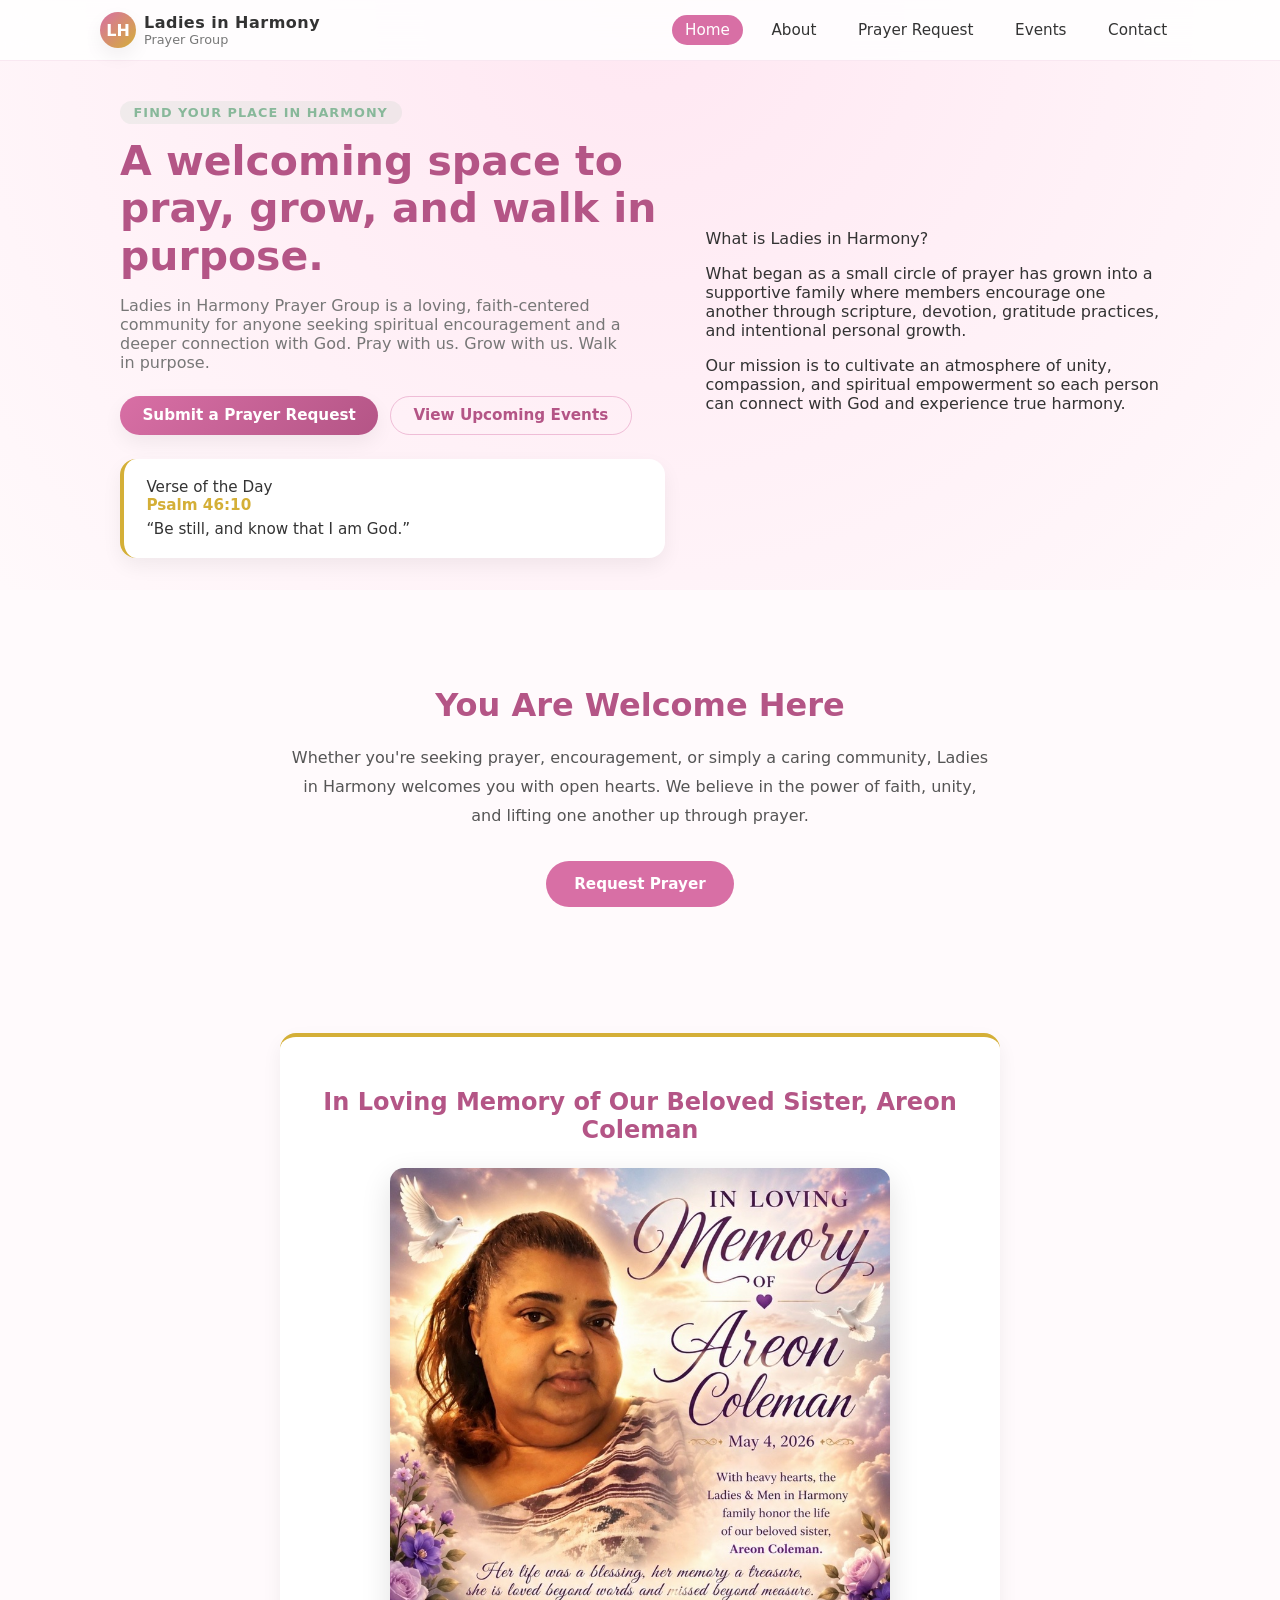
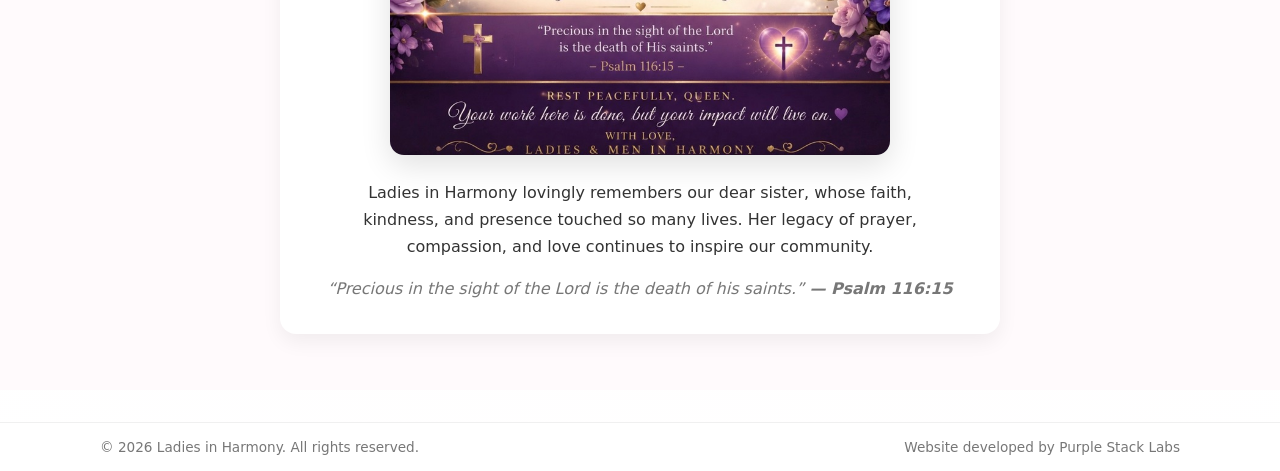
<file: site/index.html>
<!DOCTYPE html>
<html lang="en">
<head>
  <meta charset="UTF-8" />
  <title>Ladies in Harmony | Find Your Place in Harmony</title>
  <meta name="viewport" content="width=device-width, initial-scale=1.0" />
  <link rel="stylesheet" href="assets/css/styles.css" />
</head>
<body>
  <div class="site-wrapper">
<header class="site-header">
  <div class="container header-inner">

    <div class="brand">
      <div class="brand-mark">LH</div>
      <div>
        <div class="brand-text-main">Ladies in Harmony</div>
        <div class="brand-text-sub">Prayer Group</div>
      </div>
    </div>

    <!-- NEW -->
    <button class="menu-toggle" id="menu-toggle">
      ☰
    </button>

    <nav class="nav" id="nav">
      <a href="index.html" class="active">Home</a>
      <a href="about.html">About</a>
      <a href="prayer.html">Prayer Request</a>
      <a href="events.html">Events</a>
      <a href="contact.html">Contact</a>
    </nav>

  </div>
</header>

    <main>
      <section class="hero">
        <div class="container hero-inner">
          <div>
            <div class="hero-badge">Find Your Place in Harmony</div>
            <h1 class="hero-title">
              A welcoming space to pray, grow, and walk in purpose.
            </h1>
            <p class="hero-subtitle">
              Ladies in Harmony Prayer Group is a loving, faith-centered community
              for anyone seeking spiritual encouragement and a deeper connection with God.
              Pray with us. Grow with us. Walk in purpose.
            </p>

            <div class="hero-actions">
              <a href="prayer.html" class="btn btn-primary">Submit a Prayer Request</a>
              <a href="events.html" class="btn btn-ghost">View Upcoming Events</a>
            </div>

           <div class="verse-card">
              <div class="verse-label">Verse of the Day</div>
              <div class="verse-ref" id="daily-verse-reference">Loading verse...</div>
              <div class="verse-text" id="daily-verse-text">
                Please wait while today’s verse loads.
           </div>
        </div>
          </div>

          <div class="hero-visual">
            <div>
              <div class="hero-visual-title">What is Ladies in Harmony?</div>
              <p class="hero-visual-text">
                What began as a small circle of prayer has grown into a supportive family
                where members encourage one another through scripture, devotion, gratitude practices,
                and intentional personal growth.
              </p>
            </div>
            <div>
              <p class="hero-visual-text">
                Our mission is to cultivate an atmosphere of unity, compassion, and spiritual
                empowerment so each person can connect with God and experience true harmony.
              </p>
            </div>
          </div>
        </div>
      </section>
      <section class="welcome-section">
    <div class="container">
        <h2>You Are Welcome Here</h2>

        <p>
            Whether you're seeking prayer, encouragement, or simply a caring
            community, Ladies in Harmony welcomes you with open hearts.
            We believe in the power of faith, unity, and lifting one another up
            through prayer.
        </p>

        <a href="prayer.html" class="btn">Request Prayer</a>
    </div>
</section>
<section class="memorial-section">
  <div class="container">
    <div class="memorial-card">
      <h2>In Loving Memory of Our Beloved Sister, Areon Coleman</h2>

      <img
        src="assets/images/areon-memorial.jpeg"
        alt="Memorial tribute for Areon Coleman"
        class="memorial-image"
      />

      <p class="memorial-text">
        Ladies in Harmony lovingly remembers our dear sister, whose faith,
        kindness, and presence touched so many lives. Her legacy of prayer,
        compassion, and love continues to inspire our community.
      </p>

      <p class="memorial-verse">
        “Precious in the sight of the Lord is the death of his saints.”
        <strong>— Psalm 116:15</strong>
      </p>
    </div>
  </div>
</section>
    </main>

    <footer class="site-footer">
      <div class="container footer-inner">
        <div>© <span id="year"></span> Ladies in Harmony. All rights reserved.</div>
        <div>Website developed by Purple Stack Labs</div>
      </div>
    </footer>
  </div>
<script src="assets/js/main.js"></script>
</body>
</html>
</file>
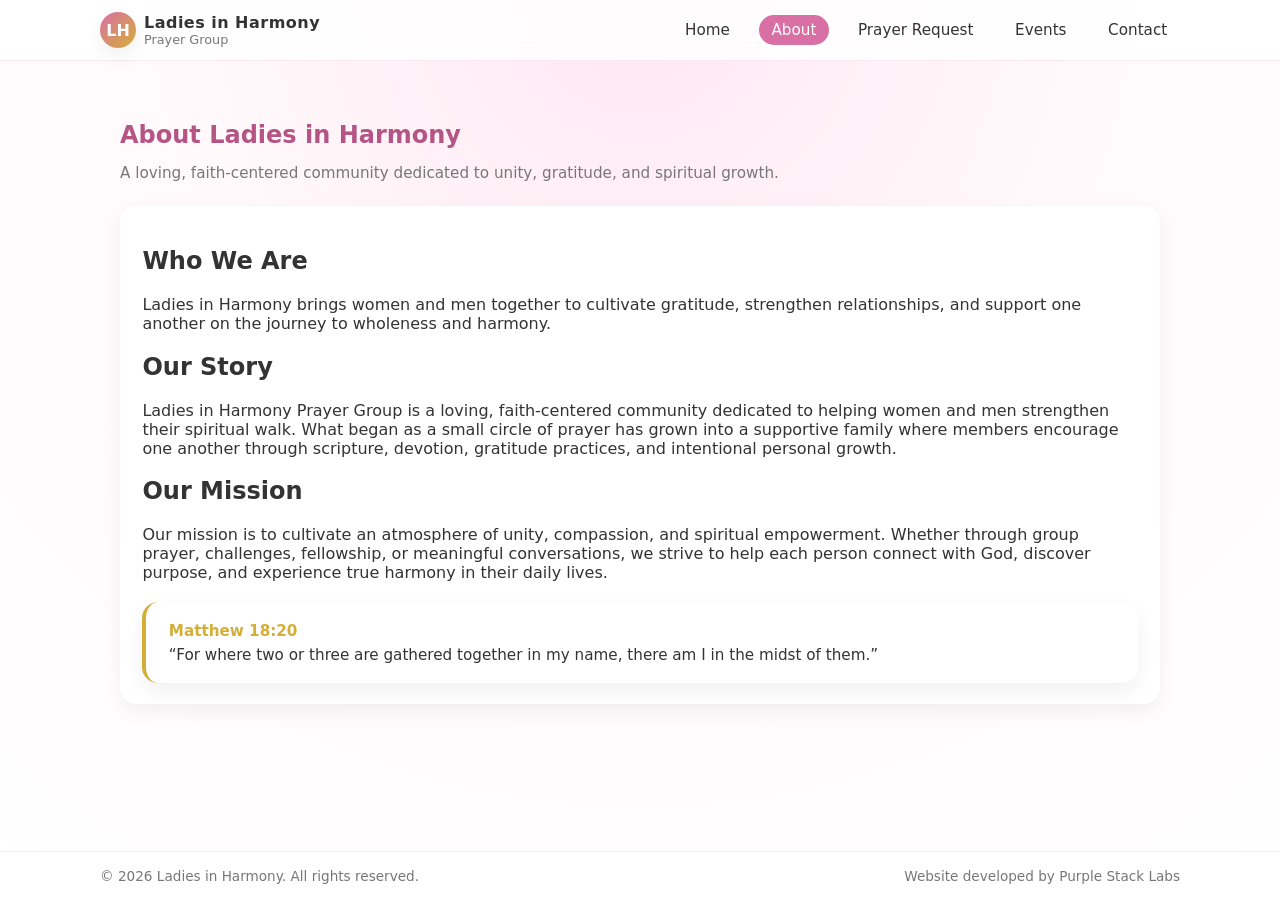
<file: site/about.html>
<!DOCTYPE html>
<html lang="en">
<head>
  <meta charset="UTF-8" />
  <title>About | Ladies in Harmony Prayer Group</title>
  <meta name="viewport" content="width=device-width, initial-scale=1" />
  <link rel="stylesheet" href="assets/css/styles.css" />
</head>
<body>
  <div class="site-wrapper">
    <header class="site-header">
      <div class="container header-inner">
        <div class="brand">
          <div class="brand-mark">LH</div>
          <div>
            <div class="brand-text-main">Ladies in Harmony</div>
            <div class="brand-text-sub">Prayer Group</div>
          </div>
        </div>
        <button class="menu-toggle" id="menu-toggle">☰</button>
        <nav class="nav" id="nav">
          <a href="index.html">Home</a>
          <a href="about.html" class="active">About</a>
          <a href="prayer.html">Prayer Request</a>
          <a href="events.html">Events</a>
          <a href="contact.html">Contact</a>
        </nav>
      </div>
    </header>

    <main>
      <section class="section">
        <div class="container">
          <div class="section-header">
            <h1 class="section-title">About Ladies in Harmony</h1>
            <p class="section-subtitle">
              A loving, faith-centered community dedicated to unity, gratitude, and spiritual growth.
            </p>
          </div>

          <div class="card">
            <h2>Who We Are</h2>
            <p>
              Ladies in Harmony brings women and men together to cultivate gratitude, strengthen
              relationships, and support one another on the journey to wholeness and harmony.
            </p>

            <h2>Our Story</h2>
            <p>
              Ladies in Harmony Prayer Group is a loving, faith-centered community dedicated to helping
              women and men strengthen their spiritual walk. What began as a small circle of prayer has
              grown into a supportive family where members encourage one another through scripture,
              devotion, gratitude practices, and intentional personal growth.
            </p>

            <h2>Our Mission</h2>
            <p>
              Our mission is to cultivate an atmosphere of unity, compassion, and spiritual empowerment.
              Whether through group prayer, challenges, fellowship, or meaningful conversations, we strive
              to help each person connect with God, discover purpose, and experience true harmony in their
              daily lives.
            </p>

            <div class="verse-card" style="margin-top: 1.25rem;">
              <div class="verse-ref">Matthew 18:20</div>
              <div class="verse-text">
                “For where two or three are gathered together in my name, there am I in the midst of them.”
              </div>
            </div>
          </div>
        </div>
      </section>
    </main>

    <footer class="site-footer">
      <div class="container footer-inner">
        <div>© <span id="year"></span> Ladies in Harmony. All rights reserved.</div>
        <div>Website developed by Purple Stack Labs</div>
      </div>
    </footer>
  </div>

  <script>
    document.getElementById('year').textContent = new Date().getFullYear();
  </script>
  <script src="assets/js/main.js"></script>
</body>
</html>
</file>
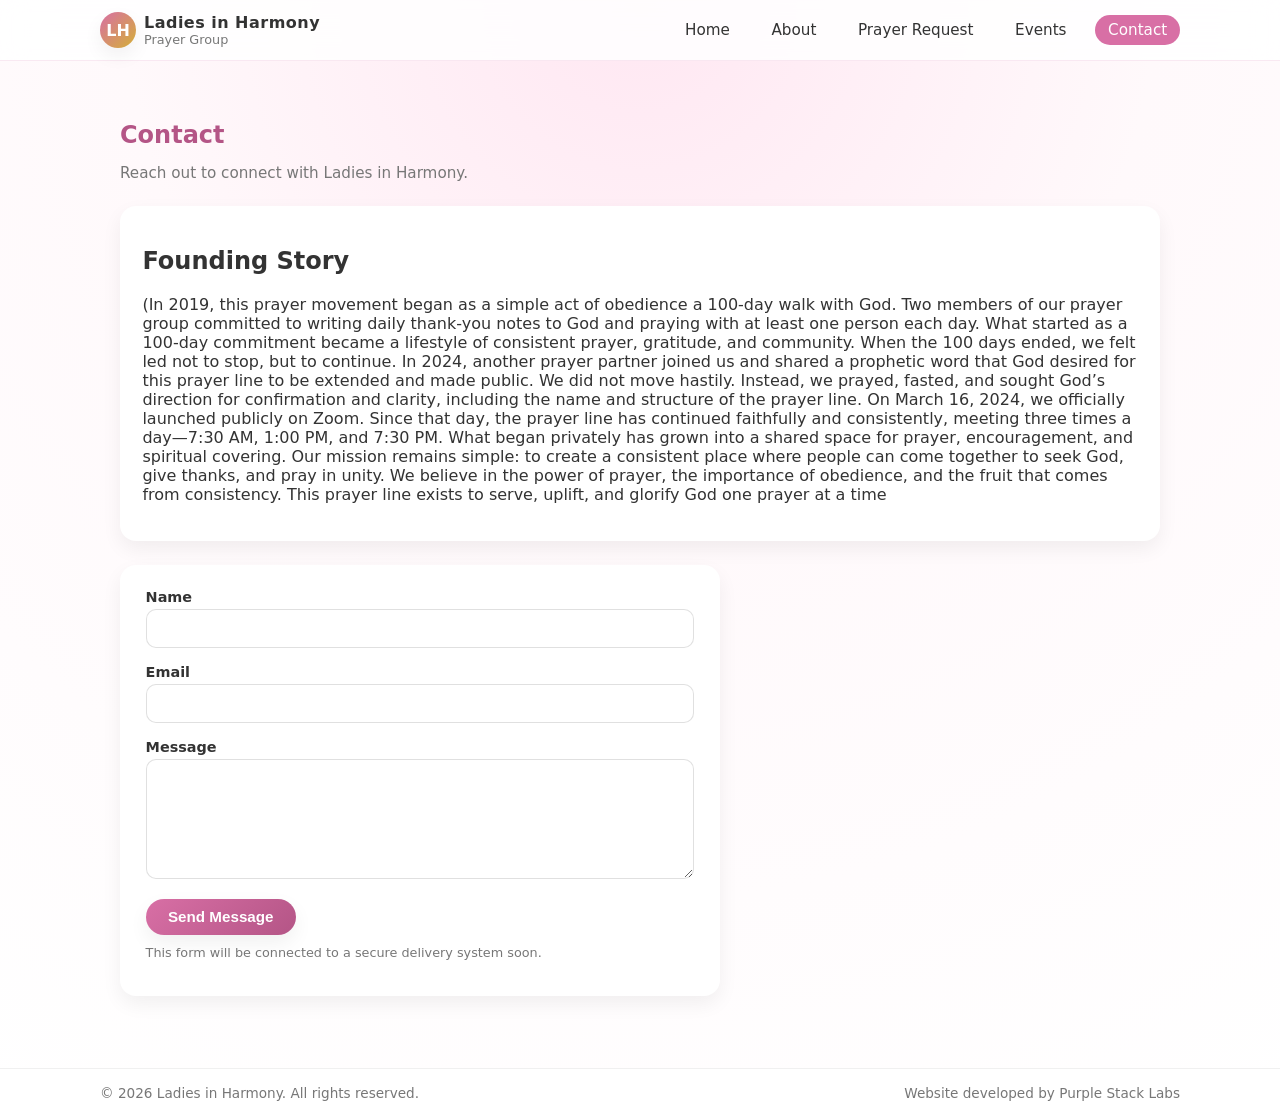
<file: site/contact.html>
<!DOCTYPE html>
<html lang="en">
<head>
  <meta charset="UTF-8" />
  <title>Contact | Ladies in Harmony</title>
  <meta name="viewport" content="width=device-width, initial-scale=1" />
  <link rel="stylesheet" href="assets/css/styles.css" />
</head>
<body>
  <div class="site-wrapper">
    <header class="site-header">
      <div class="container header-inner">
        <div class="brand">
          <div class="brand-mark">LH</div>
          <div>
            <div class="brand-text-main">Ladies in Harmony</div>
            <div class="brand-text-sub">Prayer Group</div>
          </div>
        </div>
        <button class="menu-toggle" id="menu-toggle">☰</button>
        <nav class="nav" id="nav">
          <a href="index.html">Home</a>
          <a href="about.html">About</a>
          <a href="prayer.html">Prayer Request</a>
          <a href="events.html">Events</a>
          <a href="contact.html" class="active">Contact</a>
        </nav>
      </div>
    </header>

    <main>
      <section class="section">
        <div class="container">
          <div class="section-header">
            <h1 class="section-title">Contact</h1>
            <p class="section-subtitle">
              Reach out to connect with Ladies in Harmony.
            </p>
          </div>

          <div class="card" style="margin-bottom: 1.5rem;">
            <h2>Founding Story</h2>
            <p>
              (In 2019, this prayer movement began as a simple act of obedience a 100-day walk with God. Two members of our prayer group committed to writing daily thank-you notes to God and praying with at least one person each day. What started as a 100-day commitment became a lifestyle of consistent prayer, gratitude, and community. When the 100 days ended, we felt led not to stop, but to continue.
In 2024, another prayer partner joined us and shared a prophetic word that God desired for this prayer line to be extended and made public. We did not move hastily. Instead, we prayed, fasted, and sought God’s direction for confirmation and clarity, including the name and structure of the prayer line.
On March 16, 2024, we officially launched publicly on Zoom. Since that day, the prayer line has continued faithfully and consistently, meeting three times a day—7:30 AM, 1:00 PM, and 7:30 PM.
What began privately has grown into a shared space for prayer, encouragement, and spiritual covering. Our mission remains simple: to create a consistent place where people can come together to seek God, give thanks, and pray in unity.
We believe in the power of prayer, the importance of obedience, and the fruit that comes from consistency. This prayer line exists to serve, uplift, and glorify God one prayer at a time
            </p>
          </div>

          <div class="form-card">
            <form id="contact-form">
              <div class="form-grid">
                <div>
                  <label for="contact-name">Name</label>
                  <input type="text" id="contact-name" name="name" required />
                </div>

                <div>
                  <label for="contact-email">Email</label>
                  <input type="email" id="contact-email" name="email" required />
                </div>

                <div>
                  <label for="contact-message">Message</label>
                  <textarea id="contact-message" name="message" required></textarea>
                </div>

                <div>
                  <button class="btn btn-primary" type="submit">Send Message</button>
                  <p class="field-help" style="margin-top: .6rem;">
                    This form will be connected to a secure delivery system soon.
                  </p>
                </div>
              </div>
            </form>
          </div>

        </div>
      </section>
    </main>

    <footer class="site-footer">
      <div class="container footer-inner">
        <div>© <span id="year"></span> Ladies in Harmony. All rights reserved.</div>
        <div>Website developed by Purple Stack Labs</div>
      </div>
    </footer>
  </div>

<script>
  document.getElementById("year").textContent = new Date().getFullYear();

  const contactForm = document.getElementById("contact-form");
  const submitButton = contactForm.querySelector('button[type="submit"]');

  contactForm.addEventListener("submit", async (event) => {
    event.preventDefault();

    const name = document.getElementById("contact-name").value.trim();
    const email = document.getElementById("contact-email").value.trim();
    const message = document.getElementById("contact-message").value.trim();

    if (!name || !email || !message) {
      alert("Please complete all fields.");
      return;
    }

    submitButton.disabled = true;
    submitButton.textContent = "Sending...";

    try {
      const response = await fetch(
        "https://td2hdbinme.execute-api.us-east-2.amazonaws.com/contact",
        {
          method: "POST",
          headers: {
            "Content-Type": "application/json"
          },
          body: JSON.stringify({
            name,
            email,
            message
          })
        }
      );

      const result = await response.json();

      if (!response.ok) {
        throw new Error(result.error || "The message could not be sent.");
      }

      alert("Your message was sent successfully.");
      contactForm.reset();
    } catch (error) {
      console.error("Contact form error:", error);
      alert("Something went wrong. Please try again.");
    } finally {
      submitButton.disabled = false;
      submitButton.textContent = "Send Message";
    }
  });
</script>
<script src="assets/js/main.js"></script>
</body>
</html>
</file>
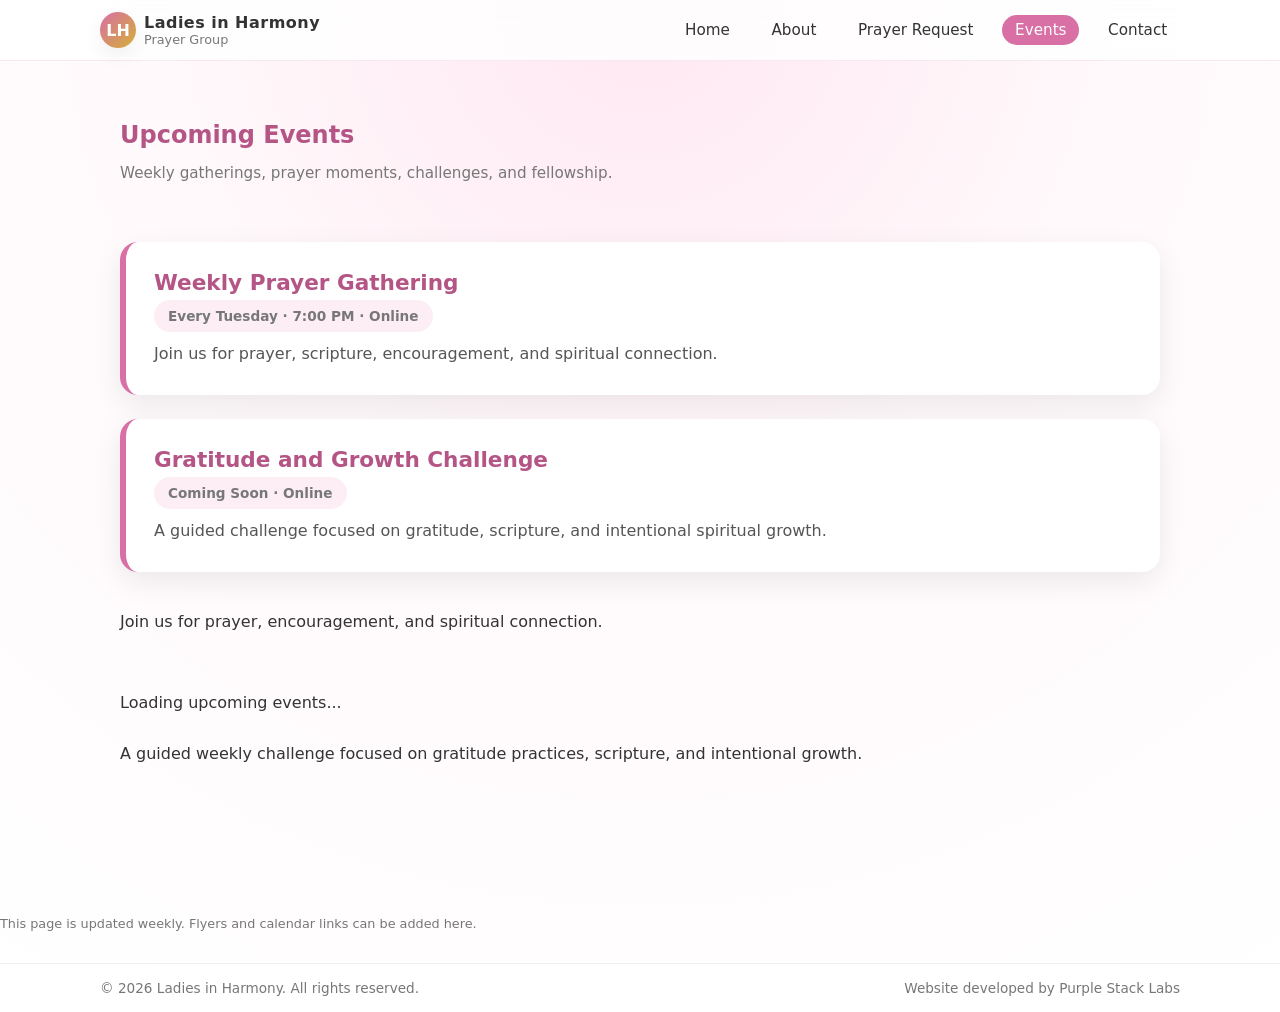
<file: site/events.html>
<!DOCTYPE html>
<html lang="en">
<head>
  <meta charset="UTF-8" />
  <title>Events | Ladies in Harmony</title>
  <meta name="viewport" content="width=device-width, initial-scale=1" />
  <link rel="stylesheet" href="assets/css/styles.css" />
</head>
<body>
  <div class="site-wrapper">
    <header class="site-header">
      <div class="container header-inner">
        <div class="brand">
          <div class="brand-mark">LH</div>
          <div>
            <div class="brand-text-main">Ladies in Harmony</div>
            <div class="brand-text-sub">Prayer Group</div>
          </div>
        </div>
        <button class="menu-toggle" id="menu-toggle">☰</button>
        <nav class="nav" id="nav">
          <a href="index.html">Home</a>
          <a href="about.html">About</a>
          <a href="prayer.html">Prayer Request</a>
          <a href="events.html" class="active">Events</a>
          <a href="contact.html">Contact</a>
        </nav>
      </div>
    </header>

    <main>
      <section class="section">
        <div class="container">
          <div class="section-header">
            <h1 class="section-title">Upcoming Events</h1>
            <p class="section-subtitle">
              Weekly gatherings, prayer moments, challenges, and fellowship.
            </p>
          </div>

          <div class="events-list">
            <div id="events-list" class="events-list">
               <p>Loading upcoming events...</p>
               </div>
              <p>
                Join us for prayer, encouragement, and spiritual connection.
              </p>
            </div>
              <div id="events-list" class="events-list">
               <p>Loading upcoming events...</p>
              </div>
              <p>
                A guided weekly challenge focused on gratitude practices, scripture, and intentional growth.
              </p>
            </div>
          </div>

          <p class="field-help" style="margin-top: 1rem;">
            This page is updated weekly. Flyers and calendar links can be added here.
          </p>
        </div>
      </section>
    </main>

    <footer class="site-footer">
      <div class="container footer-inner">
        <div>© <span id="year"></span> Ladies in Harmony. All rights reserved.</div>
        <div>Website developed by Purple Stack Labs</div>
      </div>
    </footer>
  </div>
 <script src="assets/js/main.js"></script>
</body>
</html>
</file>
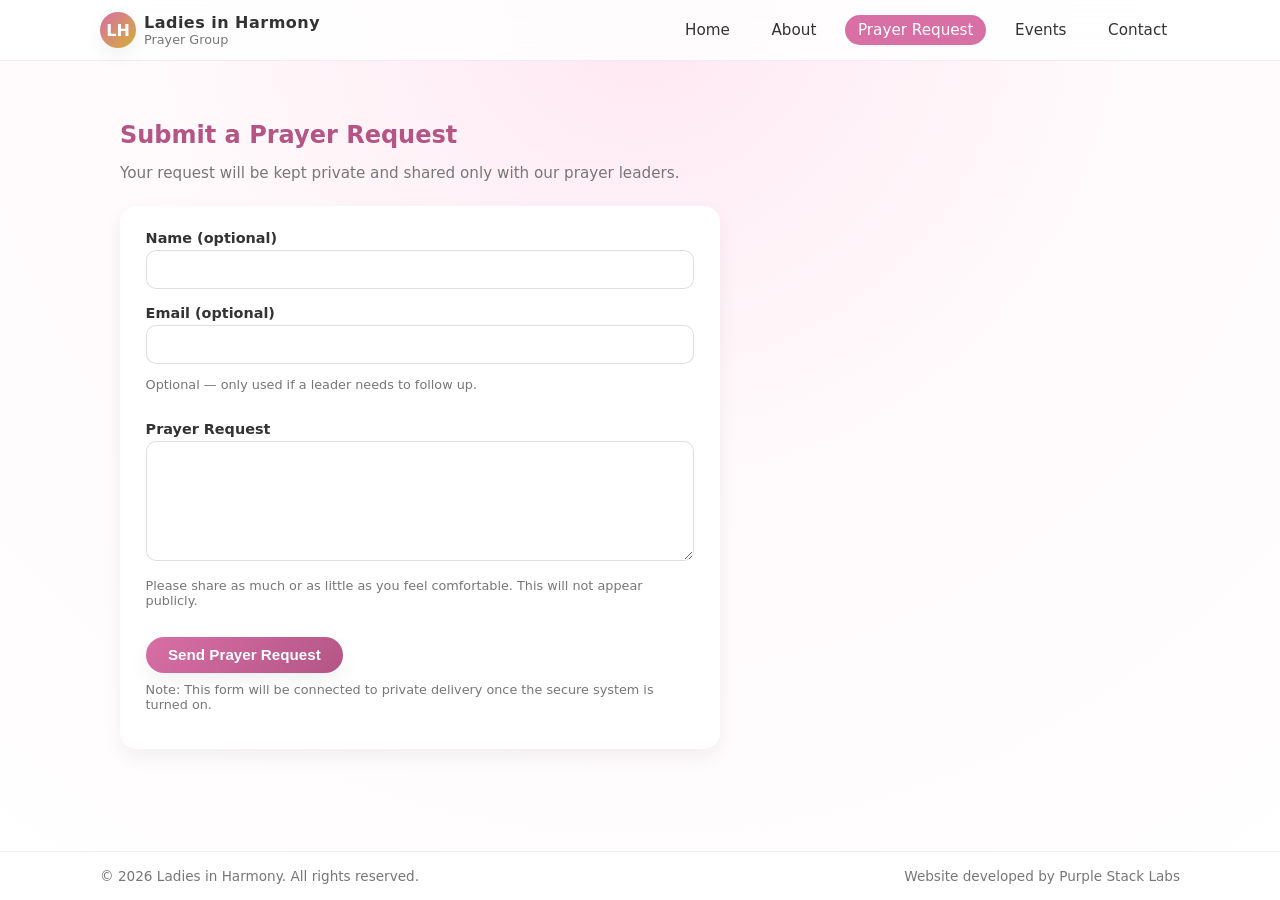
<file: site/prayer.html>
<!DOCTYPE html>
<html lang="en">
<head>
  <meta charset="UTF-8" />
  <title>Prayer Request | Ladies in Harmony</title>
  <meta name="viewport" content="width=device-width, initial-scale=1" />
  <link rel="stylesheet" href="assets/css/styles.css" />
</head>
<body>
  <div class="site-wrapper">
    <header class="site-header">
      <div class="container header-inner">
        <div class="brand">
          <div class="brand-mark">LH</div>
          <div>
            <div class="brand-text-main">Ladies in Harmony</div>
            <div class="brand-text-sub">Prayer Group</div>
          </div>
        </div>
        <button class="menu-toggle" id="menu-toggle">☰</button>
        <nav class="nav" id="nav">
          <a href="index.html">Home</a>
          <a href="about.html">About</a>
          <a href="prayer.html" class="active">Prayer Request</a>
          <a href="events.html">Events</a>
          <a href="contact.html">Contact</a>
        </nav>
      </div>
    </header>

    <main>
      <section class="section">
        <div class="container">
          <div class="section-header">
            <h1 class="section-title">Submit a Prayer Request</h1>
            <p class="section-subtitle">
              Your request will be kept private and shared only with our prayer leaders.
            </p>
          </div>

          <div class="form-card">
            <form id="prayer-form">
              <div class="form-grid">
                <div>
                  <label for="name">Name (optional)</label>
                  <input type="text" id="name" name="name" />
                </div>

                <div>
                  <label for="email">Email (optional)</label>
                  <input type="email" id="email" name="email" />
                  <p class="field-help">Optional — only used if a leader needs to follow up.</p>
                </div>

                <div>
                  <label for="request">Prayer Request</label>
                  <textarea id="request" name="request" required></textarea>
                  <p class="field-help">
                    Please share as much or as little as you feel comfortable. This will not appear publicly.
                  </p>
                </div>

                <div>
                  <button class="btn btn-primary" type="submit">Send Prayer Request</button>
                  <p class="field-help" style="margin-top: .6rem;">
                    Note: This form will be connected to private delivery once the secure system is turned on.
                  </p>
                </div>
              </div>
            </form>
            <div id="prayer-success" class="form-message success-message" hidden>
  <h2>Your Prayer Has Been Received</h2>
  <p>
    Thank you for trusting Ladies in Harmony with your prayer request.
    Our prayer team will lift your request in faith.
  </p>
  <p class="message-verse">
    “Be joyful in hope, patient in affliction, faithful in prayer.”
    <strong>— Romans 12:12</strong>
  </p>
</div>

<div id="prayer-error" class="form-message error-message" hidden>
  <h2>We Couldn’t Send Your Request</h2>
  <p>
    Please wait a moment and try again. Your prayer request has not been lost from the form.
  </p>
</div>
          </div>

        </div>
      </section>
    </main>

    <footer class="site-footer">
      <div class="container footer-inner">
        <div>© <span id="year"></span> Ladies in Harmony. All rights reserved.</div>
        <div>Website developed by Purple Stack Labs</div>
      </div>
    </footer>
  </div>

<script>
  document.getElementById("year").textContent = new Date().getFullYear();

  const prayerForm = document.getElementById("prayer-form");
  const submitButton = prayerForm.querySelector('button[type="submit"]');
  const successMessage = document.getElementById("prayer-success");
  const errorMessage = document.getElementById("prayer-error");

  prayerForm.addEventListener("submit", async (event) => {
    event.preventDefault();

    successMessage.hidden = true;
    errorMessage.hidden = true;

    const name = document.getElementById("name").value.trim();
    const email = document.getElementById("email").value.trim();
    const request = document.getElementById("request").value.trim();

    if (!request) {
      errorMessage.querySelector("p").textContent =
        "Please enter your prayer request before submitting.";
      errorMessage.hidden = false;
      return;
    }

    submitButton.disabled = true;
    submitButton.textContent = "Sending...";

    try {
      const response = await fetch(
        "https://td2hdbinme.execute-api.us-east-2.amazonaws.com/prayer",
        {
          method: "POST",
          headers: {
            "Content-Type": "application/json"
          },
          body: JSON.stringify({
            name,
            email,
            request
          })
        }
      );

      const result = await response.json();

      if (!response.ok) {
        throw new Error(result.error || "The request could not be sent.");
      }

      prayerForm.reset();
      successMessage.hidden = false;
      successMessage.scrollIntoView({
        behavior: "smooth",
        block: "center"
      });
    } catch (error) {
      console.error("Prayer form error:", error);

      errorMessage.querySelector("p").textContent =
        "Something went wrong while sending your prayer request. Please try again.";
      errorMessage.hidden = false;
    } finally {
      submitButton.disabled = false;
      submitButton.textContent = "Send Prayer Request";
    }
  });
</script>
<script src="assets/js/main.js"></script>
</body>
</html>
</file>
<file: site/assets/css/styles.css>
:root {
  --color-bg: #fff9fb;
  --color-primary: #d86fa5;
  --color-primary-dark: #b45586;
  --color-gold: #d4af37;
  --color-green: #88b89a;
  --color-text: #333333;
  --color-muted: #777777;
  --shadow-soft: 0 8px 20px rgba(0, 0, 0, 0.06);
  --radius-lg: 16px;
  --radius-md: 10px;
  --radius-pill: 999px;
  --max-width: 1080px;
  --transition-fast: 0.2s ease-in-out;
}
* {
    box-sizing: border-box;
}

html,
body {
    width: 100%;
    max-width: 100%;
    overflow-x: hidden;
}
*,
*::before,
*::after {
  box-sizing: border-box;
}

body {
  margin: 0;
  font-family: system-ui, -apple-system, BlinkMacSystemFont, "Segoe UI", sans-serif;
  background: radial-gradient(circle at top, #ffe7f2 0, #fff9fb 40%, #ffffff 100%);
  color: var(--color-text);
}

/* Layout */

.site-wrapper {
  min-height: 100vh;
  display: flex;
  flex-direction: column;
}

main {
  flex: 1;
}

.container {
  width: 100%;
  max-width: var(--max-width);
  margin: 0 auto;
  padding: 0 1.25rem;
}

/* Header */

.site-header {
  background: rgba(255, 255, 255, 0.85);
  backdrop-filter: blur(12px);
  border-bottom: 1px solid rgba(216, 111, 165, 0.15);
  position: sticky;
  top: 0;
  z-index: 20;
}

.header-inner {
  display: flex;
  align-items: center;
  justify-content: space-between;
  padding: 0.75rem 0;
}

.brand {
  display: flex;
  align-items: center;
  gap: 0.5rem;
}

.brand-mark {
  width: 36px;
  height: 36px;
  border-radius: 50%;
  background: linear-gradient(135deg, var(--color-primary), var(--color-gold));
  display: flex;
  align-items: center;
  justify-content: center;
  color: #ffffff;
  font-weight: 700;
  font-size: 1rem;
  box-shadow: var(--shadow-soft);
}

.brand-text-main {
  font-weight: 700;
  letter-spacing: 0.03em;
}

.brand-text-sub {
  font-size: 0.8rem;
  color: var(--color-muted);
}

.nav {
  display: flex;
  gap: 1rem;
  font-size: 0.95rem;
}

.nav a {
  text-decoration: none;
  color: var(--color-text);
  padding: 0.35rem 0.8rem;
  border-radius: var(--radius-pill);
  transition: background-color var(--transition-fast), color var(--transition-fast),
    box-shadow var(--transition-fast);
}

.nav a:hover {
  background: rgba(216, 111, 165, 0.12);
  color: var(--color-primary-dark);
  box-shadow: 0 2px 8px rgba(0, 0, 0, 0.06);
}

.nav a.active {
  background: var(--color-primary);
  color: #ffffff;
}
/* Hamburger button */

.menu-toggle{
    display:none;
    background:none;
    border:none;
    font-size:2rem;
    cursor:pointer;
    color:var(--color-primary-dark);
}

/* Mobile */

@media (max-width:768px){

    .menu-toggle{
        display:block;
    }

    .nav{
        display: none;
        position:absolute;
        top:70px;
        left:0;
        width:100%;
        background:white;
        flex-direction:column;
        padding:1rem;
        box-shadow:0 8px 20px rgba(0,0,0,.12);
    }
    .nav.show{
        display:flex;
    }


    .nav a{
        padding:1rem;
        text-align:center;
    }
}
/* Hero */

.hero {
  padding: 2.5rem 0 2rem;
}

.hero-inner {
  display: grid;
  grid-template-columns: minmax(0, 3fr) minmax(0, 2.5fr);
  gap: 2.5rem;
  align-items: center;
}

.hero-badge {
  display: inline-flex;
  align-items: center;
  gap: 0.5rem;
  padding: 0.25rem 0.85rem;
  border-radius: var(--radius-pill);
  background: rgba(136, 184, 154, 0.13);
  color: var(--color-green);
  font-size: 0.8rem;
  font-weight: 600;
  text-transform: uppercase;
  letter-spacing: 0.08em;
  margin-bottom: 0.9rem;
}

.hero-title {
  font-size: clamp(2.1rem, 3.2vw, 2.8rem);
  line-height: 1.15;
  margin: 0 0 0.9rem;
  color: var(--color-primary-dark);
}

.hero-subtitle {
  font-size: 1rem;
  color: var(--color-muted);
  margin-bottom: 1.5rem;
  max-width: 32rem;
}

.hero-actions {
  display: flex;
  flex-wrap: wrap;
  gap: 0.75rem;
  margin-bottom: 1.5rem;
}

.btn {
  border: none;
  outline: none;
  cursor: pointer;
  border-radius: var(--radius-pill);
  padding: 0.6rem 1.4rem;
  font-size: 0.95rem;
  font-weight: 600;
  display: inline-flex;
  align-items: center;
  gap: 0.35rem;
  text-decoration: none;
  transition: transform var(--transition-fast), box-shadow var(--transition-fast),
    background-color var(--transition-fast), color var(--transition-fast);
}

.btn-primary {
  background: linear-gradient(135deg, var(--color-primary), var(--color-primary-dark));
  color: #ffffff;
  box-shadow: var(--shadow-soft);
}

.btn-primary:hover {
  transform: translateY(-1px);
  box-shadow: 0 10px 24px rgba(0, 0, 0, 0.15);
}

.btn-ghost {
  background: transparent;
  color: var(--color-primary-dark);
  border: 1px solid rgba(216, 111, 165, 0.4);
}

.btn-ghost:hover {
  background: rgba(216, 111, 165, 0.08);
}

/* Verse card */

.verse-card {
  background: #ffffff;
  border-radius: var(--radius-lg);
  padding: 1.2rem 1.4rem;
  box-shadow: var(--shadow-soft);
  border-left: 4px solid var(--color-gold);
  font-size: 0.95rem;
}

.verse-ref {
  font-weight: 600;
  color: var(--color-gold);
  margin-bottom: 0.4rem;
}

.verse-text {
  color: var(--color-text);
}

/* Generic sections */

.section {
  padding: 2.5rem 0;
}

.section-header {
  margin-bottom: 1.5rem;
}

.section-title {
  font-size: 1.5rem;
  color: var(--color-primary-dark);
  margin-bottom: 0.4rem;
}

.section-subtitle {
  font-size: 0.95rem;
  color: var(--color-muted);
}

/* Cards */

.card {
  background: #ffffff;
  border-radius: var(--radius-lg);
  padding: 1.3rem 1.4rem;
  box-shadow: var(--shadow-soft);
}

.card + .card {
  margin-top: 1rem;
}

/* Forms */

.form-card {
  background: #ffffff;
  border-radius: var(--radius-lg);
  padding: 1.5rem 1.6rem;
  box-shadow: var(--shadow-soft);
  max-width: 600px;
}

.form-grid {
  display: grid;
  gap: 1rem;
}
.form-message {
  margin-top: 1.25rem;
  padding: 1.25rem;
  border-radius: var(--radius-lg);
  animation: fadeIn 0.35s ease-in-out;
}

.form-message h2 {
  margin-top: 0;
  margin-bottom: 0.6rem;
  color: var(--color-primary-dark);
}

.form-message p {
  margin-bottom: 0.75rem;
  line-height: 1.6;
}

.success-message {
  background: rgba(136, 184, 154, 0.14);
  border-left: 4px solid var(--color-green);
}

.error-message {
  background: rgba(180, 85, 134, 0.1);
  border-left: 4px solid var(--color-primary-dark);
}

.message-verse {
  margin-bottom: 0;
  font-style: italic;
  color: var(--color-muted);
}

button:disabled {
  cursor: not-allowed;
  opacity: 0.65;
}

@keyframes fadeIn {
  from {
    opacity: 0;
    transform: translateY(6px);
  }

  to {
    opacity: 1;
    transform: translateY(0);
  }
}

label {
  font-size: 0.9rem;
  font-weight: 600;
  color: var(--color-text);
  display: block;
  margin-bottom: 0.25rem;
}

input[type="text"],
input[type="email"],
textarea {
  width: 100%;
  border-radius: var(--radius-md);
  border: 1px solid rgba(0, 0, 0, 0.12);
  padding: 0.6rem 0.7rem;
  font-size: 0.95rem;
  font-family: inherit;
  resize: vertical;
}

textarea {
  min-height: 120px;
}

input:focus,
textarea:focus {
  outline: 2px solid rgba(216, 111, 165, 0.4);
  border-color: var(--color-primary);
}

.field-help {
  font-size: 0.8rem;
  color: var(--color-muted);
}

/* Events list */

.events-list {
  display: grid;
  gap: 1rem;
}

/* ===========================
   Events
=========================== */

.events-list{
    display:grid;
    gap:24px;
    margin-top:30px;
}

.event-card{
    background:#fff;
    border-radius:18px;
    padding:28px;
    box-shadow:0 10px 30px rgba(0,0,0,.08);
    border-left:6px solid var(--color-primary);
    transition:.3s;
}

.event-card:hover{
    transform:translateY(-6px);
    box-shadow:0 18px 35px rgba(0,0,0,.12);
}

.event-title{
    font-size:1.35rem;
    font-weight:700;
    color:var(--color-primary-dark);
    margin-bottom:12px;
}

.event-meta{
    display:inline-block;
    background:#fdeef6;
    color:var(--color-primary-dark);
    padding:8px 14px;
    border-radius:999px;
    font-size:.9rem;
    font-weight:600;
    margin-bottom:18px;
}

.event-card p{
    line-height:1.7;
    color:#555;
    margin:0;
}
.event-title {
  font-weight: 600;
  color: var(--color-primary-dark);
  margin-bottom: 0.3rem;
}

.event-meta {
  font-size: 0.85rem;
  color: var(--color-muted);
  margin-bottom: 0.5rem;
}

/* Footer */

.site-footer {
  border-top: 1px solid rgba(0, 0, 0, 0.06);
  background: #ffffff;
  margin-top: 2rem;
}

.footer-inner {
  padding: 1rem 0;
  font-size: 0.85rem;
  color: var(--color-muted);
  display: flex;
  flex-wrap: wrap;
  justify-content: space-between;
  gap: 0.75rem;
}

/* Responsive */

@media (max-width: 768px) {
  .hero-inner {
    grid-template-columns: minmax(0, 1fr);
  }

  .hero {
    padding-top: 1.5rem;
  }
}
/* ===========================
   Welcome Section
=========================== */

.welcome-section{
    text-align:center;
    padding:70px 20px;
    background:#fffafc;
}

.welcome-section h2{
    color:var(--color-primary-dark);
    margin-bottom:20px;
    font-size:2rem;
}

.welcome-section p{
    max-width:700px;
    margin:0 auto 30px;
    line-height:1.8;
    color:#555;
}

.welcome-section .btn{
    display:inline-block;
    background:var(--color-primary);
    color:white;
    padding:14px 28px;
    border-radius:999px;
    text-decoration:none;
    font-weight:600;
    transition:.3s;
}

.welcome-section .btn:hover{
    transform:translateY(-3px);
    opacity:.9;
}
/* ===========================
   Memorial Section
=========================== */

.memorial-section {
  padding: 3.5rem 0;
  background: #fffafc;
}

.memorial-card {
  max-width: 720px;
  margin: 0 auto;
  text-align: center;
  background: #ffffff;
  padding: 2rem;
  border-radius: var(--radius-lg);
  box-shadow: var(--shadow-soft);
  border-top: 4px solid var(--color-gold);
}

.memorial-card h2 {
  color: var(--color-primary-dark);
  margin-bottom: 1.5rem;
}

.memorial-image {
  display: block;
  width: 100%;
  max-width: 500px;
  height: auto;
  margin: 0 auto 1.5rem;
  border-radius: 14px;
  box-shadow: 0 10px 30px rgba(0, 0, 0, 0.12);
}

.memorial-text {
  max-width: 600px;
  margin: 0 auto 1rem;
  line-height: 1.7;
  color: var(--color-text);
}

.memorial-verse {
  margin: 0;
  font-style: italic;
  color: var(--color-muted);
  line-height: 1.6;
}
</file>
